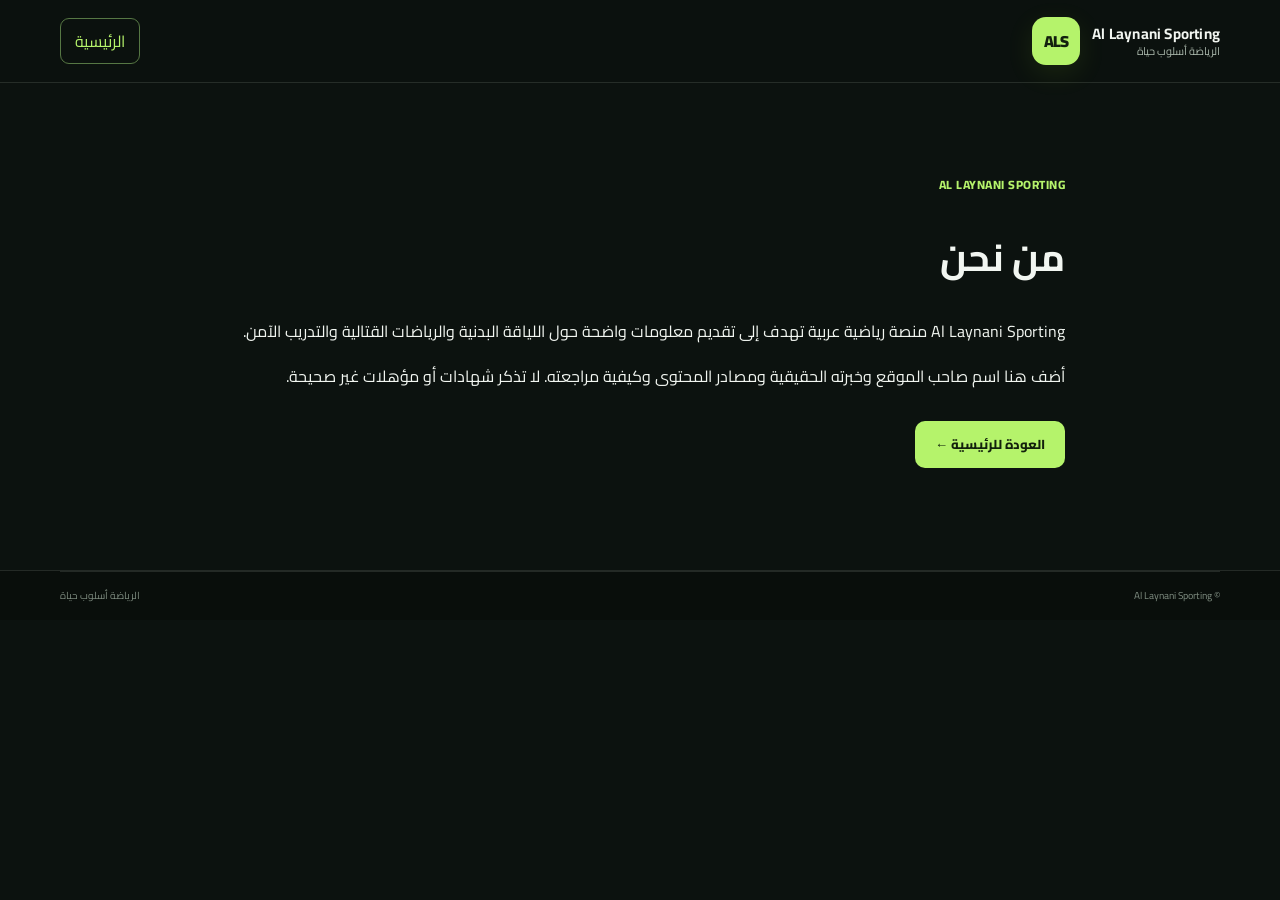
<file: about.html>
<!doctype html><html lang="ar" dir="rtl"><head><meta charset="utf-8"><meta name="viewport" content="width=device-width, initial-scale=1"><meta name="description" content="من نحن - Al Laynani Sporting"><title>من نحن | Al Laynani Sporting</title><link rel="stylesheet" href="styles.css"></head><body><header class="site-header"><div class="container header-inner"><a class="brand" href="index.html"><span class="brand-mark">ALS</span><span class="brand-copy"><strong>Al Laynani Sporting</strong><small>الرياضة أسلوب حياة</small></span></a><a class="nav-cta" href="index.html">الرئيسية</a></div></header><main class="section container" style="max-width:850px"><span class="eyebrow">AL LAYNANI SPORTING</span><h1 style="font-size:38px">من نحن</h1><p>Al Laynani Sporting منصة رياضية عربية تهدف إلى تقديم معلومات واضحة حول اللياقة البدنية والرياضات القتالية والتدريب الآمن.</p><p>أضف هنا اسم صاحب الموقع وخبرته الحقيقية ومصادر المحتوى وكيفية مراجعته. لا تذكر شهادات أو مؤهلات غير صحيحة.</p><p style="margin-top:30px"><a class="button button-primary" href="index.html">العودة للرئيسية ←</a></p></main><footer class="site-footer"><div class="container footer-bottom"><span>© Al Laynani Sporting</span><span>الرياضة أسلوب حياة</span></div></footer></body></html>
</file>
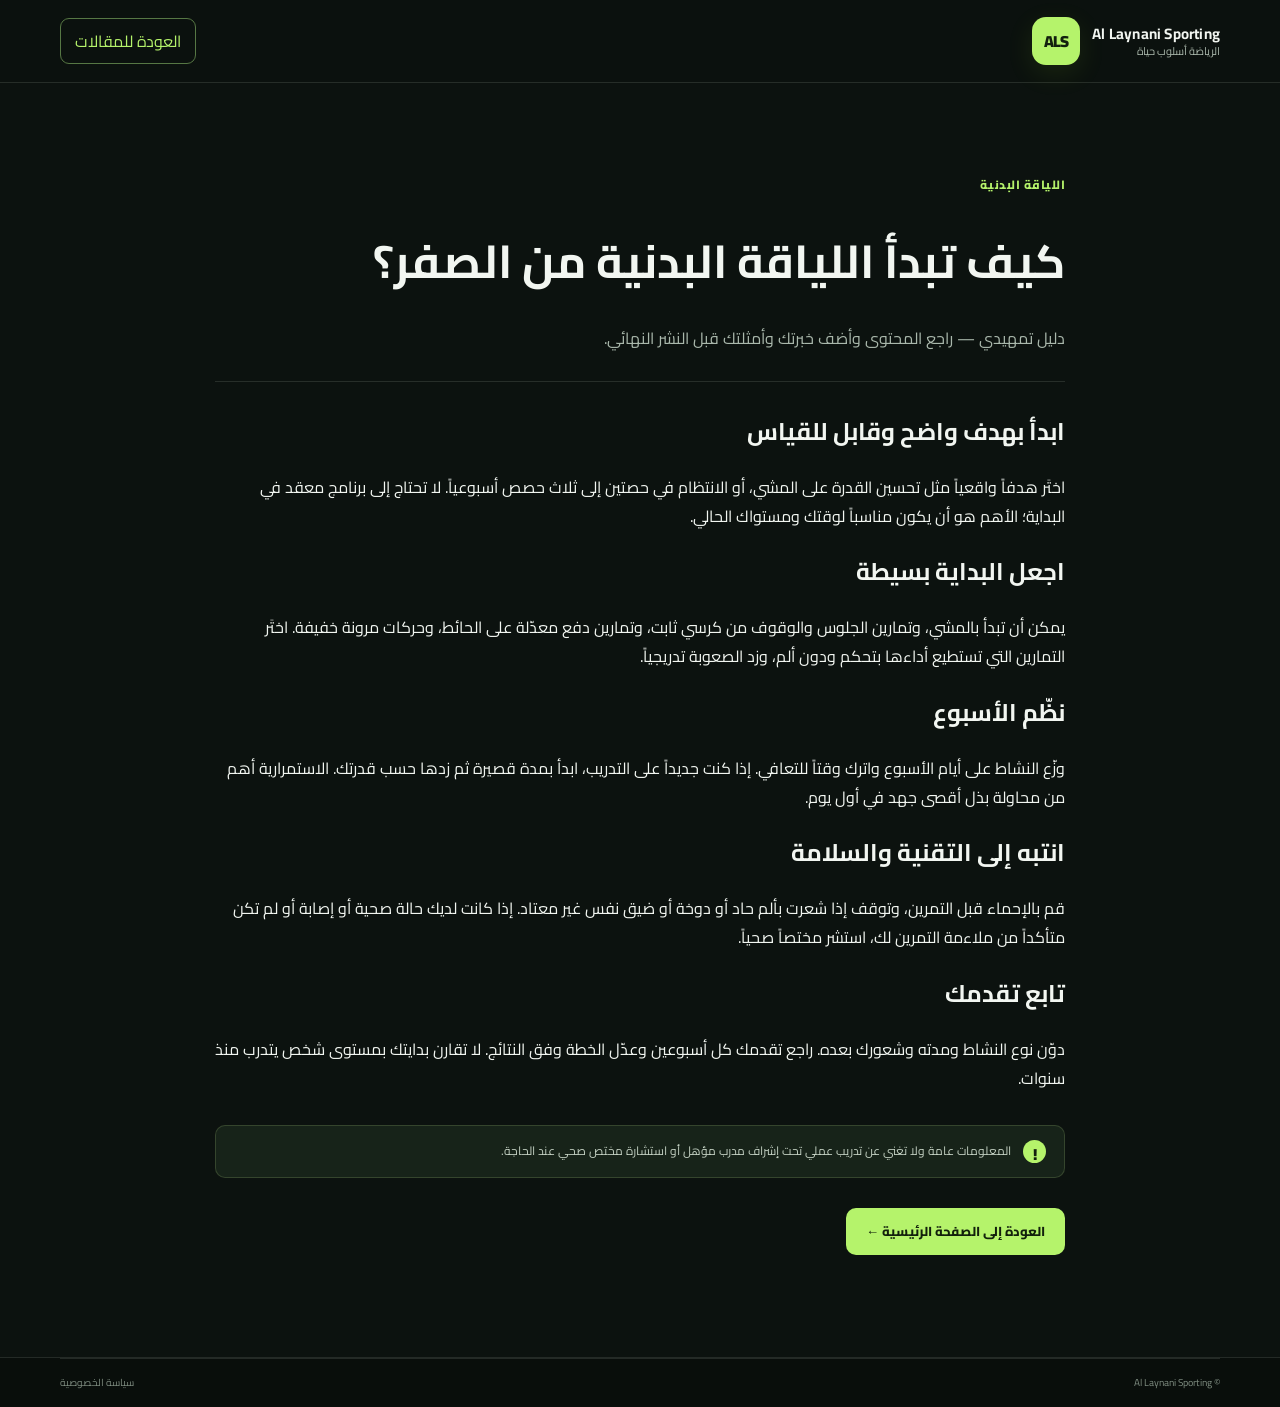
<file: beginner-fitness.html>
<!doctype html><html lang="ar" dir="rtl"><head><meta charset="utf-8"><meta name="viewport" content="width=device-width, initial-scale=1"><meta name="description" content="كيف تبدأ اللياقة البدنية من الصفر؟ - دليل تمهيدي من Al Laynani Sporting."><title>كيف تبدأ اللياقة البدنية من الصفر؟ | Al Laynani Sporting</title><link rel="stylesheet" href="../styles.css"></head><body><header class="site-header"><div class="container header-inner"><a class="brand" href="../index.html"><span class="brand-mark">ALS</span><span class="brand-copy"><strong>Al Laynani Sporting</strong><small>الرياضة أسلوب حياة</small></span></a><a class="nav-cta" href="../index.html#articles">العودة للمقالات</a></div></header><main class="section container" style="max-width:850px"><span class="eyebrow">اللياقة البدنية</span><h1 style="font-size:clamp(30px,5vw,46px);line-height:1.4">كيف تبدأ اللياقة البدنية من الصفر؟</h1><p style="color:#aab8ac">دليل تمهيدي — راجع المحتوى وأضف خبرتك وأمثلتك قبل النشر النهائي.</p><div style="height:1px;background:rgba(226,245,224,.12);margin:28px 0"></div><h2>ابدأ بهدف واضح وقابل للقياس</h2><p>اختَر هدفاً واقعياً مثل تحسين القدرة على المشي، أو الانتظام في حصتين إلى ثلاث حصص أسبوعياً. لا تحتاج إلى برنامج معقد في البداية؛ الأهم هو أن يكون مناسباً لوقتك ومستواك الحالي.</p>
<h2>اجعل البداية بسيطة</h2><p>يمكن أن تبدأ بالمشي، وتمارين الجلوس والوقوف من كرسي ثابت، وتمارين دفع معدّلة على الحائط، وحركات مرونة خفيفة. اختَر التمارين التي تستطيع أداءها بتحكم ودون ألم، وزد الصعوبة تدريجياً.</p>
<h2>نظّم الأسبوع</h2><p>وزّع النشاط على أيام الأسبوع واترك وقتاً للتعافي. إذا كنت جديداً على التدريب، ابدأ بمدة قصيرة ثم زدها حسب قدرتك. الاستمرارية أهم من محاولة بذل أقصى جهد في أول يوم.</p>
<h2>انتبه إلى التقنية والسلامة</h2><p>قم بالإحماء قبل التمرين، وتوقف إذا شعرت بألم حاد أو دوخة أو ضيق نفس غير معتاد. إذا كانت لديك حالة صحية أو إصابة أو لم تكن متأكداً من ملاءمة التمرين لك، استشر مختصاً صحياً.</p>
<h2>تابع تقدمك</h2><p>دوّن نوع النشاط ومدته وشعورك بعده. راجع تقدمك كل أسبوعين وعدّل الخطة وفق النتائج. لا تقارن بدايتك بمستوى شخص يتدرب منذ سنوات.</p><div class="notice" style="margin-top:32px"><span>!</span><p>المعلومات عامة ولا تغني عن تدريب عملي تحت إشراف مدرب مؤهل أو استشارة مختص صحي عند الحاجة.</p></div><p style="margin-top:30px"><a class="button button-primary" href="../index.html">العودة إلى الصفحة الرئيسية ←</a></p></main><footer class="site-footer"><div class="container footer-bottom"><span>© Al Laynani Sporting</span><a href="../privacy.html">سياسة الخصوصية</a></div></footer></body></html>
</file>
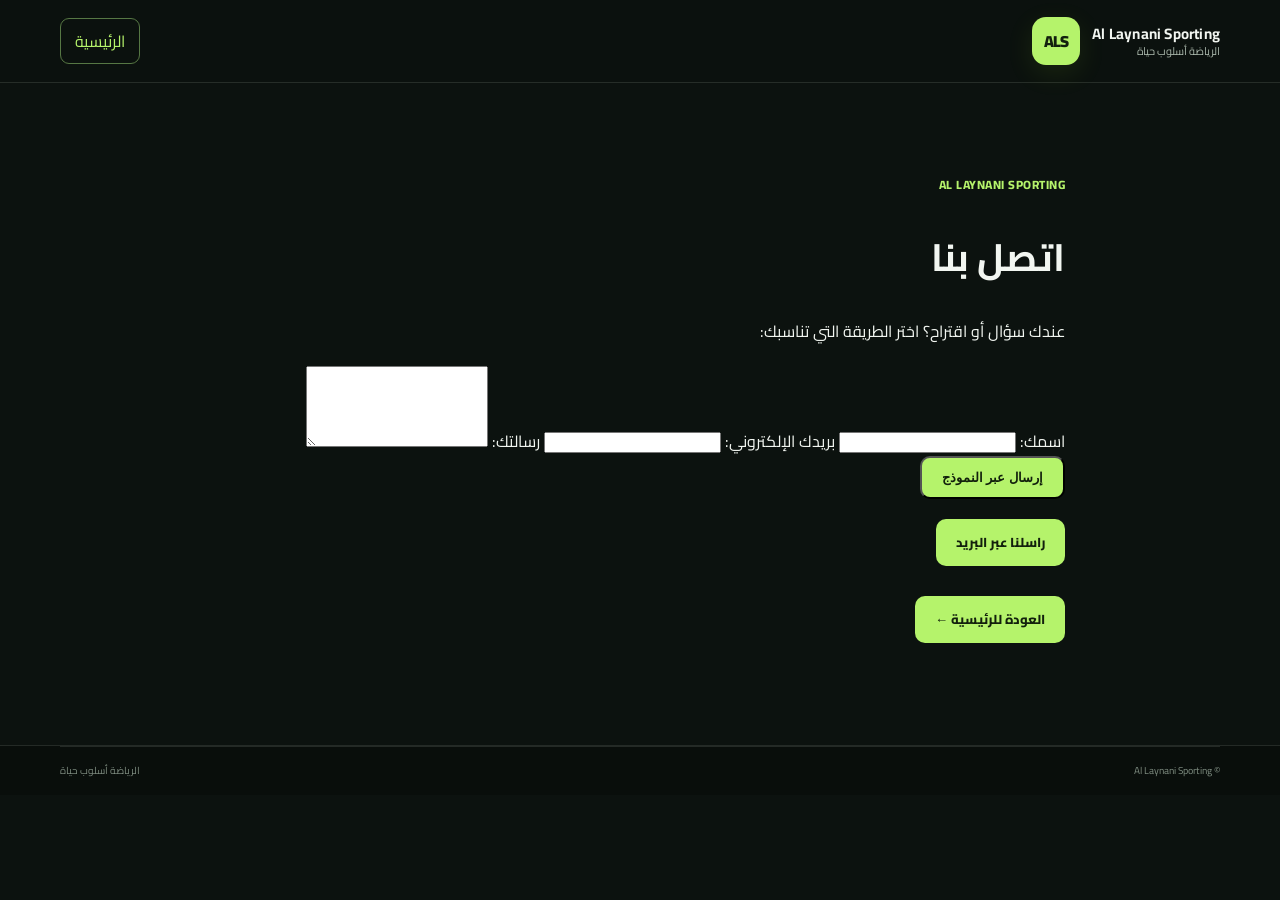
<file: contact.html>
<!doctype html>
<html lang="ar" dir="rtl">
<head>
  <meta charset="utf-8">
  <meta name="viewport" content="width=device-width, initial-scale=1">
  <meta name="description" content="اتصل بنا - Al Laynani Sporting">
  <title>اتصل بنا | Al Laynani Sporting</title>
  <link rel="stylesheet" href="styles.css">
</head>
<body>
  <header class="site-header">
    <div class="container header-inner">
      <a class="brand" href="index.html">
        <span class="brand-mark">ALS</span>
        <span class="brand-copy">
          <strong>Al Laynani Sporting</strong>
          <small>الرياضة أسلوب حياة</small>
        </span>
      </a>
      <a class="nav-cta" href="index.html">الرئيسية</a>
    </div>
  </header>

  <main class="section container" style="max-width:850px">
    <span class="eyebrow">AL LAYNANI SPORTING</span>
    <h1 style="font-size:38px">اتصل بنا</h1>
    <p>عندك سؤال أو اقتراح؟ اختر الطريقة التي تناسبك:</p>

    <!-- نموذج Formspree -->
    <form action="https://formspree.io/f/mbgdazdk" method="POST" style="margin-top:20px">
      <label>اسمك:</label>
      <input type="text" name="name" required>

      <label>بريدك الإلكتروني:</label>
      <input type="email" name="email" required>

      <label>رسالتك:</label>
      <textarea name="message" rows="5" required></textarea>

      <input type="hidden" name="_replyto" value="aalaynani@gmail.com">

      <div id="success-message" style="display:none; margin:15px 0; color:green; font-weight:bold;">
        شكراً، تم إرسال رسالتك بنجاح ✅
      </div>

      <button type="submit" class="button button-primary">إرسال عبر النموذج</button>
    </form>

    <!-- زر البريد المباشر -->
    <p style="margin-top:20px">
      <a href="mailto:aalaynani@gmail.com" class="button button-primary">راسلنا عبر البريد</a>
    </p>

    <p style="margin-top:30px">
      <a class="button button-primary" href="index.html">العودة للرئيسية ←</a>
    </p>
  </main>

  <footer class="site-footer">
    <div class="container footer-bottom">
      <span>© Al Laynani Sporting</span>
      <span>الرياضة أسلوب حياة</span>
    </div>
  </footer>

  <!-- سكربت لإظهار رسالة النجاح -->
  <script>
    const form = document.querySelector("form");
    const successMessage = document.getElementById("success-message");

    form.addEventListener("submit", async (e) => {
      e.preventDefault();
      const response = await fetch(form.action, {
        method: form.method,
        body: new FormData(form),
        headers: { 'Accept': 'application/json' }
      });
      if (response.ok) {
        successMessage.style.display = "block";
        form.reset();
      }
    });
  </script>
</body>
</html>
</file>
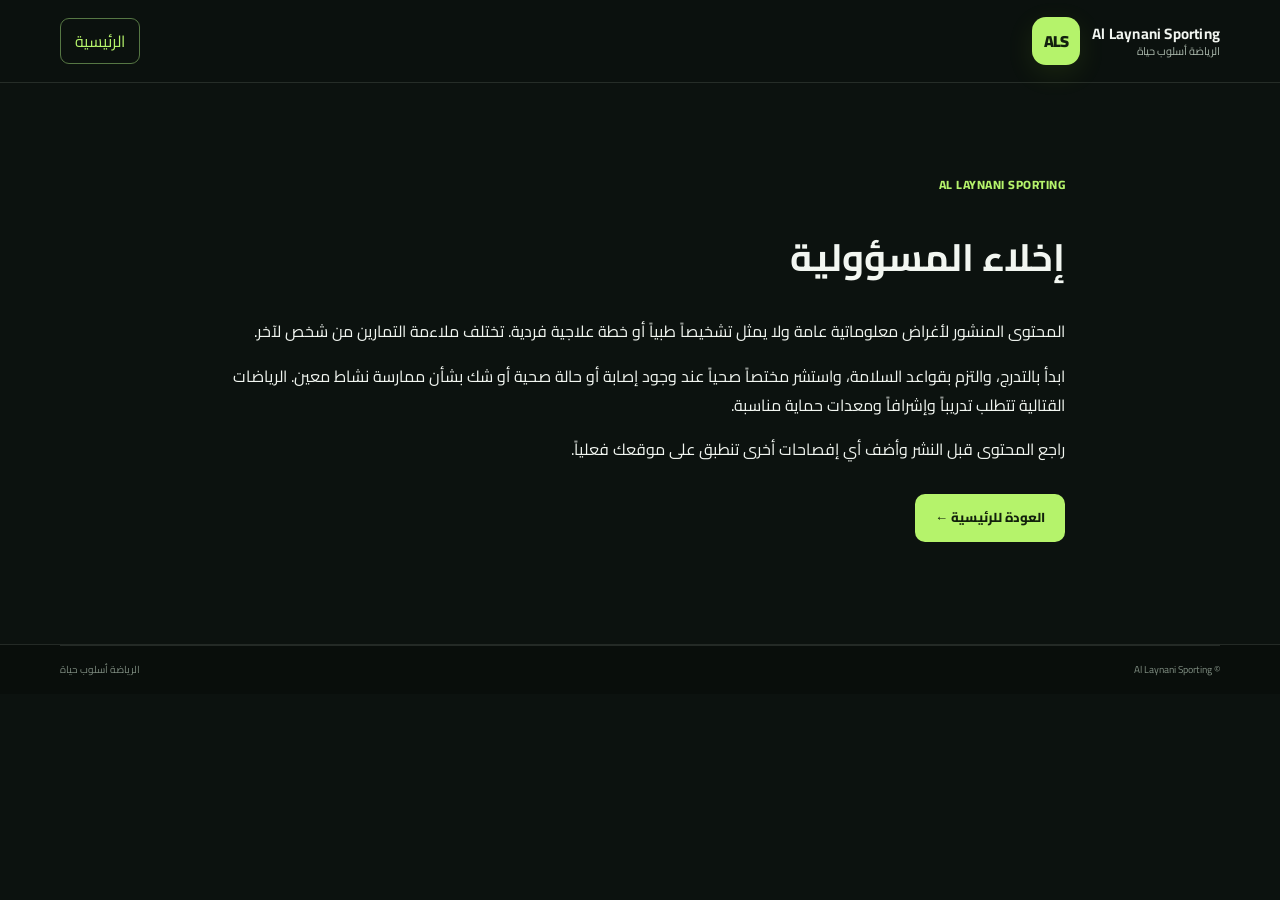
<file: disclaimer.html>
<!doctype html><html lang="ar" dir="rtl"><head><meta charset="utf-8"><meta name="viewport" content="width=device-width, initial-scale=1"><meta name="description" content="إخلاء المسؤولية - Al Laynani Sporting"><title>إخلاء المسؤولية | Al Laynani Sporting</title><link rel="stylesheet" href="styles.css"></head><body><header class="site-header"><div class="container header-inner"><a class="brand" href="index.html"><span class="brand-mark">ALS</span><span class="brand-copy"><strong>Al Laynani Sporting</strong><small>الرياضة أسلوب حياة</small></span></a><a class="nav-cta" href="index.html">الرئيسية</a></div></header><main class="section container" style="max-width:850px"><span class="eyebrow">AL LAYNANI SPORTING</span><h1 style="font-size:38px">إخلاء المسؤولية</h1><p>المحتوى المنشور لأغراض معلوماتية عامة ولا يمثل تشخيصاً طبياً أو خطة علاجية فردية. تختلف ملاءمة التمارين من شخص لآخر.</p><p>ابدأ بالتدرج، والتزم بقواعد السلامة، واستشر مختصاً صحياً عند وجود إصابة أو حالة صحية أو شك بشأن ممارسة نشاط معين. الرياضات القتالية تتطلب تدريباً وإشرافاً ومعدات حماية مناسبة.</p><p>راجع المحتوى قبل النشر وأضف أي إفصاحات أخرى تنطبق على موقعك فعلياً.</p><p style="margin-top:30px"><a class="button button-primary" href="index.html">العودة للرئيسية ←</a></p></main><footer class="site-footer"><div class="container footer-bottom"><span>© Al Laynani Sporting</span><span>الرياضة أسلوب حياة</span></div></footer></body></html>
</file>
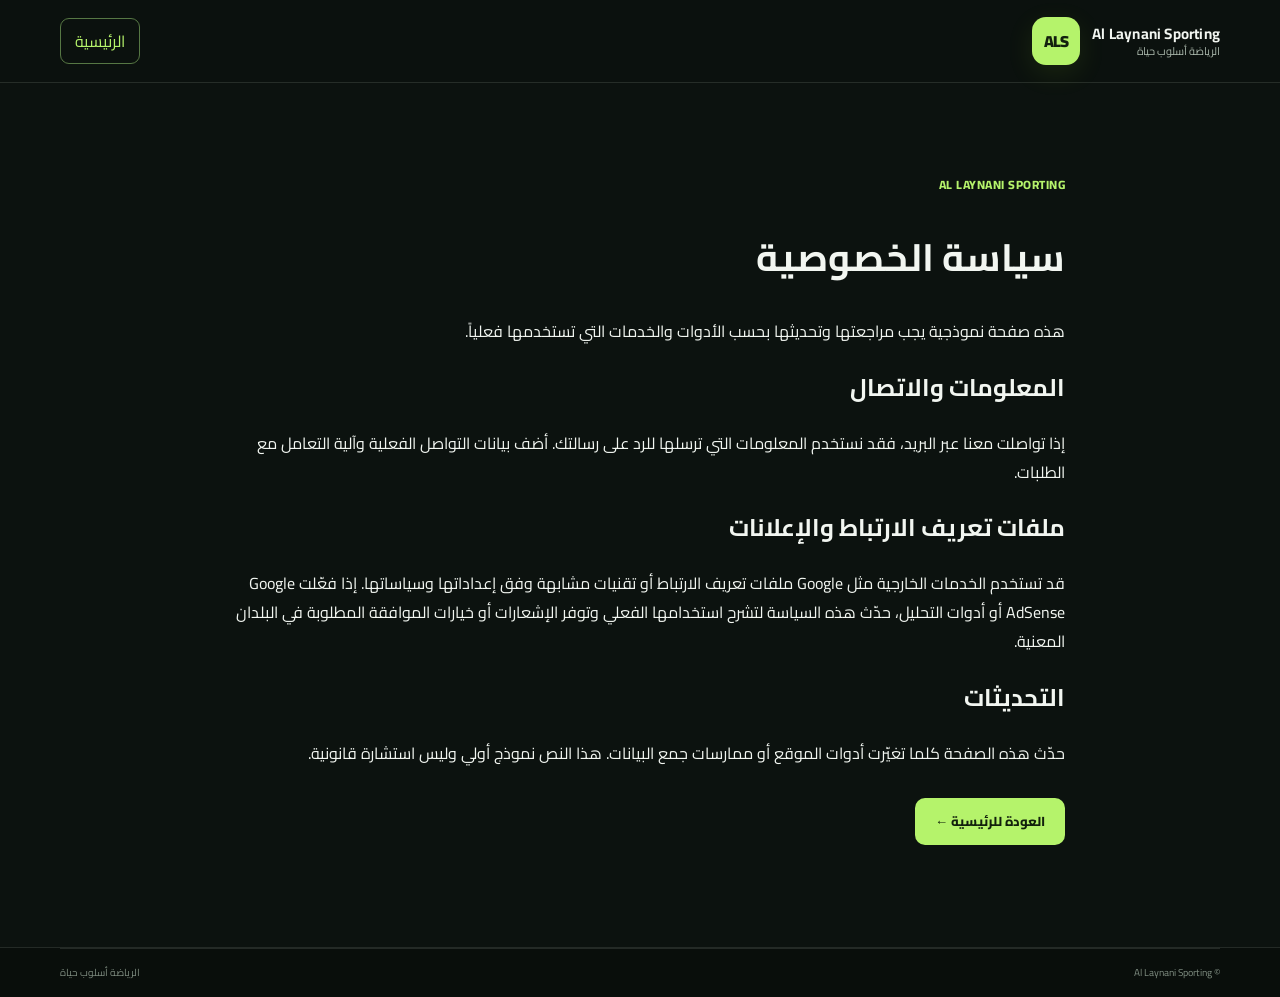
<file: privacy.html>
<!doctype html><html lang="ar" dir="rtl"><head><meta charset="utf-8"><meta name="viewport" content="width=device-width, initial-scale=1"><meta name="description" content="سياسة الخصوصية - Al Laynani Sporting"><title>سياسة الخصوصية | Al Laynani Sporting</title><link rel="stylesheet" href="styles.css"></head><body><header class="site-header"><div class="container header-inner"><a class="brand" href="index.html"><span class="brand-mark">ALS</span><span class="brand-copy"><strong>Al Laynani Sporting</strong><small>الرياضة أسلوب حياة</small></span></a><a class="nav-cta" href="index.html">الرئيسية</a></div></header><main class="section container" style="max-width:850px"><span class="eyebrow">AL LAYNANI SPORTING</span><h1 style="font-size:38px">سياسة الخصوصية</h1><p>هذه صفحة نموذجية يجب مراجعتها وتحديثها بحسب الأدوات والخدمات التي تستخدمها فعلياً.</p><h2>المعلومات والاتصال</h2><p>إذا تواصلت معنا عبر البريد، فقد نستخدم المعلومات التي ترسلها للرد على رسالتك. أضف بيانات التواصل الفعلية وآلية التعامل مع الطلبات.</p><h2>ملفات تعريف الارتباط والإعلانات</h2><p>قد تستخدم الخدمات الخارجية مثل Google ملفات تعريف الارتباط أو تقنيات مشابهة وفق إعداداتها وسياساتها. إذا فعّلت Google AdSense أو أدوات التحليل، حدّث هذه السياسة لتشرح استخدامها الفعلي وتوفر الإشعارات أو خيارات الموافقة المطلوبة في البلدان المعنية.</p><h2>التحديثات</h2><p>حدّث هذه الصفحة كلما تغيّرت أدوات الموقع أو ممارسات جمع البيانات. هذا النص نموذج أولي وليس استشارة قانونية.</p><p style="margin-top:30px"><a class="button button-primary" href="index.html">العودة للرئيسية ←</a></p></main><footer class="site-footer"><div class="container footer-bottom"><span>© Al Laynani Sporting</span><span>الرياضة أسلوب حياة</span></div></footer></body></html>
</file>
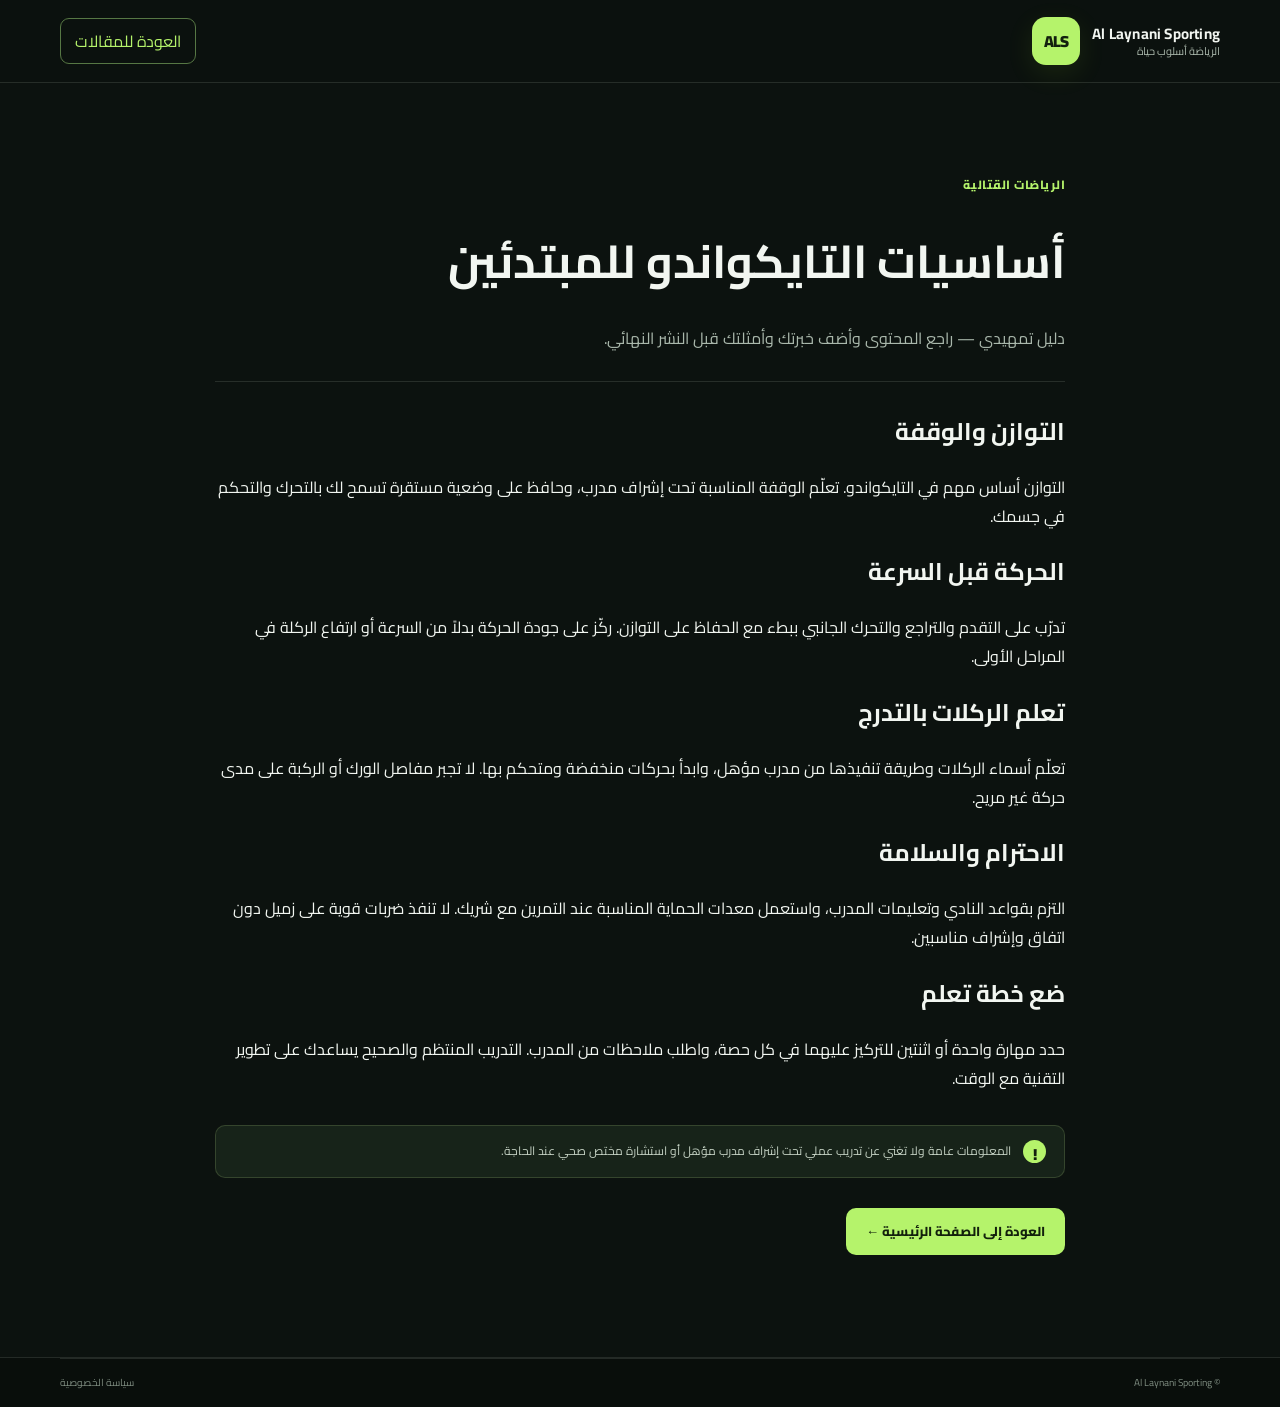
<file: taekwondo-basics.html>
<!doctype html><html lang="ar" dir="rtl"><head><meta charset="utf-8"><meta name="viewport" content="width=device-width, initial-scale=1"><meta name="description" content="أساسيات التايكواندو للمبتدئين - دليل تمهيدي من Al Laynani Sporting."><title>أساسيات التايكواندو للمبتدئين | Al Laynani Sporting</title><link rel="stylesheet" href="../styles.css"></head><body><header class="site-header"><div class="container header-inner"><a class="brand" href="../index.html"><span class="brand-mark">ALS</span><span class="brand-copy"><strong>Al Laynani Sporting</strong><small>الرياضة أسلوب حياة</small></span></a><a class="nav-cta" href="../index.html#articles">العودة للمقالات</a></div></header><main class="section container" style="max-width:850px"><span class="eyebrow">الرياضات القتالية</span><h1 style="font-size:clamp(30px,5vw,46px);line-height:1.4">أساسيات التايكواندو للمبتدئين</h1><p style="color:#aab8ac">دليل تمهيدي — راجع المحتوى وأضف خبرتك وأمثلتك قبل النشر النهائي.</p><div style="height:1px;background:rgba(226,245,224,.12);margin:28px 0"></div><h2>التوازن والوقفة</h2><p>التوازن أساس مهم في التايكواندو. تعلّم الوقفة المناسبة تحت إشراف مدرب، وحافظ على وضعية مستقرة تسمح لك بالتحرك والتحكم في جسمك.</p>
<h2>الحركة قبل السرعة</h2><p>تدرّب على التقدم والتراجع والتحرك الجانبي ببطء مع الحفاظ على التوازن. ركّز على جودة الحركة بدلاً من السرعة أو ارتفاع الركلة في المراحل الأولى.</p>
<h2>تعلم الركلات بالتدرج</h2><p>تعلّم أسماء الركلات وطريقة تنفيذها من مدرب مؤهل، وابدأ بحركات منخفضة ومتحكم بها. لا تجبر مفاصل الورك أو الركبة على مدى حركة غير مريح.</p>
<h2>الاحترام والسلامة</h2><p>التزم بقواعد النادي وتعليمات المدرب، واستعمل معدات الحماية المناسبة عند التمرين مع شريك. لا تنفذ ضربات قوية على زميل دون اتفاق وإشراف مناسبين.</p>
<h2>ضع خطة تعلم</h2><p>حدد مهارة واحدة أو اثنتين للتركيز عليهما في كل حصة، واطلب ملاحظات من المدرب. التدريب المنتظم والصحيح يساعدك على تطوير التقنية مع الوقت.</p><div class="notice" style="margin-top:32px"><span>!</span><p>المعلومات عامة ولا تغني عن تدريب عملي تحت إشراف مدرب مؤهل أو استشارة مختص صحي عند الحاجة.</p></div><p style="margin-top:30px"><a class="button button-primary" href="../index.html">العودة إلى الصفحة الرئيسية ←</a></p></main><footer class="site-footer"><div class="container footer-bottom"><span>© Al Laynani Sporting</span><a href="../privacy.html">سياسة الخصوصية</a></div></footer></body></html>
</file>
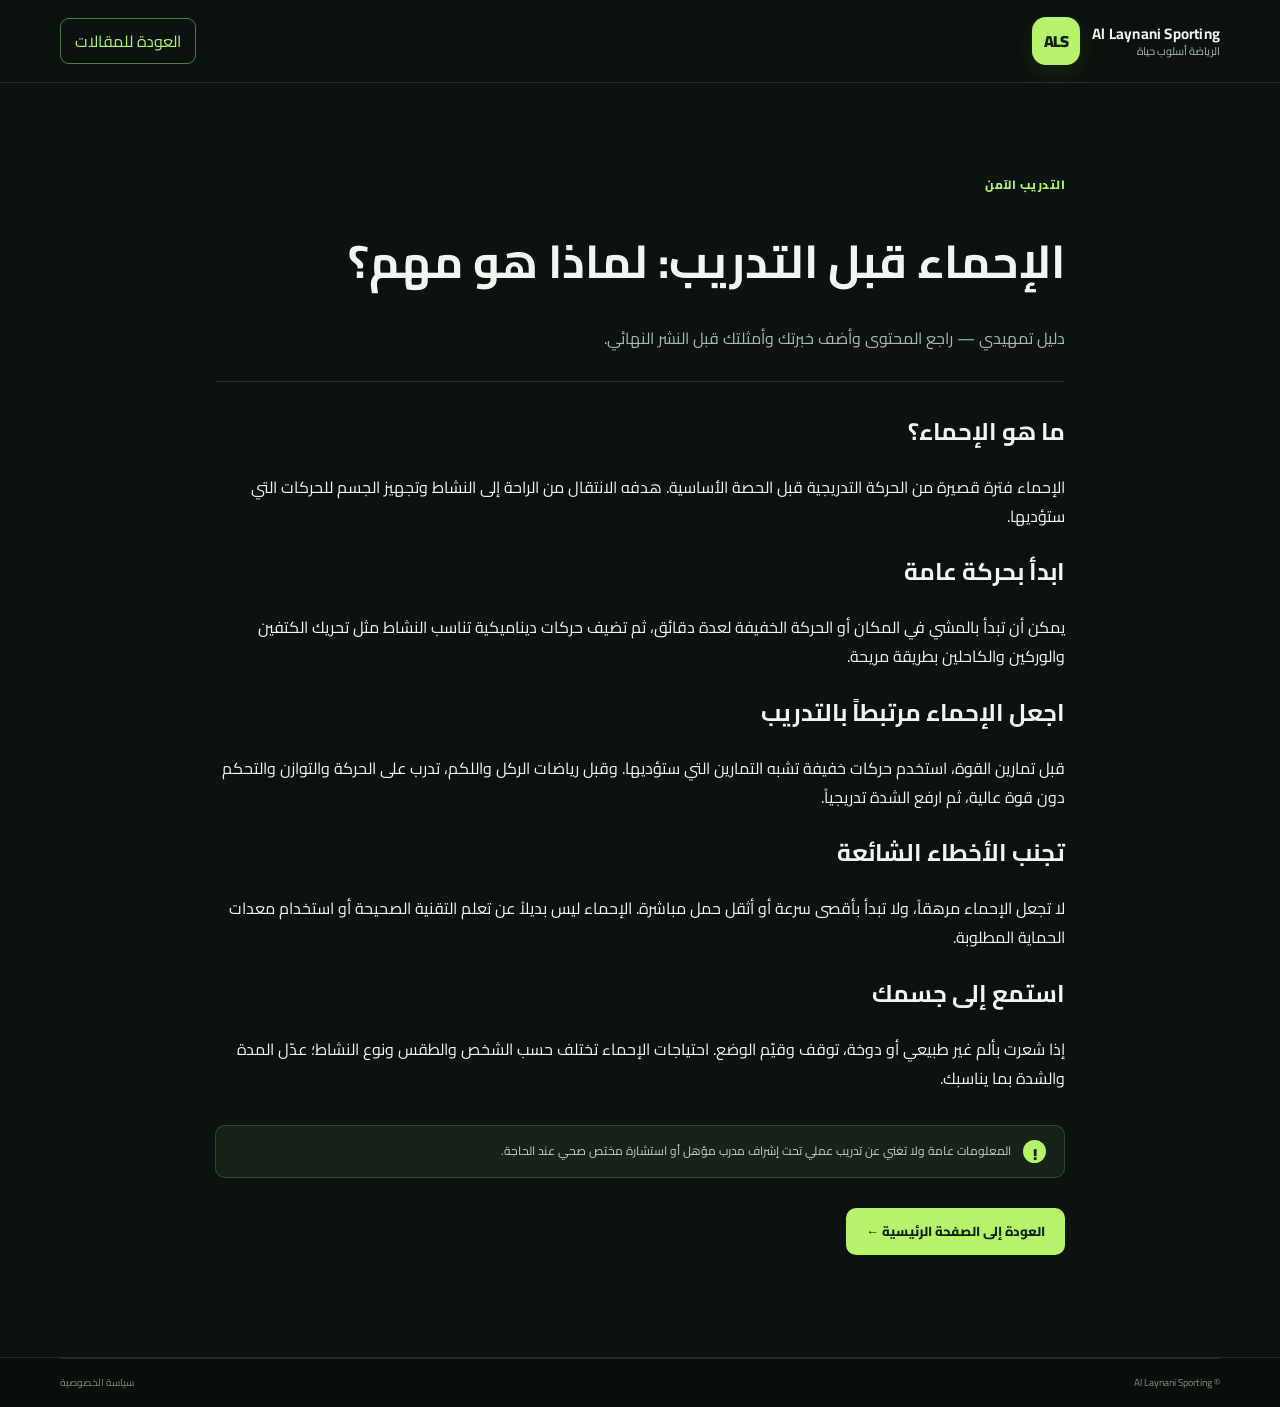
<file: warm-up.html>
<!doctype html><html lang="ar" dir="rtl"><head><meta charset="utf-8"><meta name="viewport" content="width=device-width, initial-scale=1"><meta name="description" content="الإحماء قبل التدريب: لماذا هو مهم؟ - دليل تمهيدي من Al Laynani Sporting."><title>الإحماء قبل التدريب: لماذا هو مهم؟ | Al Laynani Sporting</title><link rel="stylesheet" href="../styles.css"></head><body><header class="site-header"><div class="container header-inner"><a class="brand" href="../index.html"><span class="brand-mark">ALS</span><span class="brand-copy"><strong>Al Laynani Sporting</strong><small>الرياضة أسلوب حياة</small></span></a><a class="nav-cta" href="../index.html#articles">العودة للمقالات</a></div></header><main class="section container" style="max-width:850px"><span class="eyebrow">التدريب الآمن</span><h1 style="font-size:clamp(30px,5vw,46px);line-height:1.4">الإحماء قبل التدريب: لماذا هو مهم؟</h1><p style="color:#aab8ac">دليل تمهيدي — راجع المحتوى وأضف خبرتك وأمثلتك قبل النشر النهائي.</p><div style="height:1px;background:rgba(226,245,224,.12);margin:28px 0"></div><h2>ما هو الإحماء؟</h2><p>الإحماء فترة قصيرة من الحركة التدريجية قبل الحصة الأساسية. هدفه الانتقال من الراحة إلى النشاط وتجهيز الجسم للحركات التي ستؤديها.</p>
<h2>ابدأ بحركة عامة</h2><p>يمكن أن تبدأ بالمشي في المكان أو الحركة الخفيفة لعدة دقائق، ثم تضيف حركات ديناميكية تناسب النشاط مثل تحريك الكتفين والوركين والكاحلين بطريقة مريحة.</p>
<h2>اجعل الإحماء مرتبطاً بالتدريب</h2><p>قبل تمارين القوة، استخدم حركات خفيفة تشبه التمارين التي ستؤديها. وقبل رياضات الركل واللكم، تدرب على الحركة والتوازن والتحكم دون قوة عالية، ثم ارفع الشدة تدريجياً.</p>
<h2>تجنب الأخطاء الشائعة</h2><p>لا تجعل الإحماء مرهقاً، ولا تبدأ بأقصى سرعة أو أثقل حمل مباشرة. الإحماء ليس بديلاً عن تعلم التقنية الصحيحة أو استخدام معدات الحماية المطلوبة.</p>
<h2>استمع إلى جسمك</h2><p>إذا شعرت بألم غير طبيعي أو دوخة، توقف وقيّم الوضع. احتياجات الإحماء تختلف حسب الشخص والطقس ونوع النشاط؛ عدّل المدة والشدة بما يناسبك.</p><div class="notice" style="margin-top:32px"><span>!</span><p>المعلومات عامة ولا تغني عن تدريب عملي تحت إشراف مدرب مؤهل أو استشارة مختص صحي عند الحاجة.</p></div><p style="margin-top:30px"><a class="button button-primary" href="../index.html">العودة إلى الصفحة الرئيسية ←</a></p></main><footer class="site-footer"><div class="container footer-bottom"><span>© Al Laynani Sporting</span><a href="../privacy.html">سياسة الخصوصية</a></div></footer></body></html>
</file>
<file: styles.css>
@import url('https://fonts.googleapis.com/css2?family=Cairo:wght@400;500;600;700;800;900&display=swap');
:root{--bg:#0c120f;--panel:#121b16;--panel2:#17231b;--text:#f2f6f1;--muted:#aab8ac;--green:#b5f36b;--green2:#80c93e;--line:rgba(226,245,224,.12);--max:1160px}
*{box-sizing:border-box}html{scroll-behavior:smooth;scroll-padding-top:90px}body{margin:0;background:var(--bg);color:var(--text);font-family:"Cairo",Tahoma,Arial,sans-serif;line-height:1.8}a{color:inherit;text-decoration:none}.container{width:min(var(--max),calc(100% - 40px));margin-inline:auto}.skip-link{position:absolute;top:-60px;right:16px;background:var(--green);color:#111;padding:8px 12px;z-index:99}.skip-link:focus{top:8px}
.site-header{position:sticky;top:0;z-index:20;background:rgba(12,18,15,.92);backdrop-filter:blur(14px);border-bottom:1px solid var(--line)}.header-inner{display:flex;align-items:center;justify-content:space-between;min-height:82px;gap:24px}.brand{display:flex;align-items:center;gap:12px;direction:ltr;text-align:left}.brand-mark{width:48px;height:48px;display:grid;place-items:center;background:var(--green);color:#13200e;font-weight:900;font-size:16px;border-radius:14px;letter-spacing:-1px;box-shadow:0 8px 28px #b5f32618}.brand-copy{display:flex;flex-direction:column;line-height:1.4}.brand-copy strong{font-size:15px;letter-spacing:.2px}.brand-copy small{font-family:"Cairo",sans-serif;color:var(--muted);font-size:11px;direction:rtl;text-align:right}.main-nav{display:flex;align-items:center;gap:24px;font-size:13px;color:#d1dacf}.main-nav a:hover,.footer-links a:hover{color:var(--green)}.nav-cta{border:1px solid #567744;border-radius:9px;padding:8px 14px;color:var(--green)}.menu-toggle{display:none;background:transparent;color:var(--text);border:1px solid var(--line);padding:8px 12px;border-radius:8px;font:inherit}
.hero{position:relative;overflow:hidden;background:radial-gradient(ellipse at 18% 35%,#203c24 0,transparent 35%),linear-gradient(120deg,#0d1510,#101a13 55%,#0c120f);border-bottom:1px solid var(--line)}.hero-grid{min-height:540px;display:grid;grid-template-columns:1.05fr .95fr;align-items:center;gap:40px;padding-block:68px}.hero-copy{max-width:580px}.eyebrow{color:var(--green);font-size:12px;font-weight:800;letter-spacing:.5px;display:inline-flex;align-items:center;gap:9px}.pulse{width:7px;height:7px;border-radius:50%;background:var(--green);box-shadow:0 0 0 5px #b5f32618}.hero h1{font-size:clamp(42px,5.3vw,70px);line-height:1.22;margin:20px 0 18px;font-weight:900;letter-spacing:-1.6px}.hero h1 span{color:var(--green)}.hero-copy>p{color:#bdc9bf;max-width:500px;font-size:16px;margin:0 0 28px}.hero-actions{display:flex;flex-wrap:wrap;gap:12px}.button{display:inline-flex;align-items:center;justify-content:center;gap:14px;padding:12px 20px;border-radius:10px;font-size:13px;font-weight:800;transition:transform .2s,background .2s}.button:hover{transform:translateY(-2px)}.button-primary{background:var(--green);color:#12200c}.button-primary:hover{background:#c6ff84}.button-ghost{border:1px solid #657568;color:#e8eee7}.hero-stats{display:flex;gap:30px;margin-top:44px;padding-top:24px;border-top:1px solid var(--line)}.hero-stats div{display:flex;flex-direction:column}.hero-stats strong{font-size:14px}.hero-stats small{color:var(--muted);font-size:11px}
.hero-art{height:380px;position:relative;isolation:isolate}.hero-art:before{content:"";position:absolute;inset:10% 10% 8% 7%;background:linear-gradient(145deg,#b5f36b,#487f31 42%,#14251a 43%,#0b120d);clip-path:polygon(50% 0,95% 23%,87% 78%,48% 100%,10% 72%,3% 27%);opacity:.9}.hero-art:after{content:"";position:absolute;inset:19% 19% 17% 16%;border:1px solid #e4ffd65c;clip-path:polygon(50% 0,95% 23%,87% 78%,48% 100%,10% 72%,3% 27%)}.art-ring{position:absolute;border:1px solid #b5f36b5c;border-radius:50%;z-index:-1}.ring-one{width:390px;height:390px;top:-2%;left:2%}.ring-two{width:310px;height:310px;top:9%;left:13%}.art-glow{position:absolute;width:220px;height:220px;border-radius:50%;background:#b5f36b33;filter:blur(55px);top:22%;left:28%}.art-card{position:absolute;top:24%;right:7%;z-index:2;background:#0d1711e8;border:1px solid #d8ffbf40;padding:20px 23px;border-radius:12px;box-shadow:0 22px 55px #0005;transform:rotate(-5deg)}.art-number{display:block;color:var(--green);font-size:12px;margin-bottom:20px}.art-label{font:12px/1.7 Arial,sans-serif;letter-spacing:2px;color:#d7e7d4}.art-label b{color:var(--green)}.art-caption{position:absolute;bottom:9%;left:2%;display:flex;gap:10px;align-items:center;font:10px/1.7 Arial,sans-serif;letter-spacing:2px;color:#d7e7d4}.caption-line{width:36px;height:2px;background:var(--green)}.art-orb{position:absolute;left:32%;top:31%;width:100px;height:100px;border-radius:50%;background:linear-gradient(135deg,#d5ffad,#598a37);box-shadow:inset -18px -18px 25px #19321c,0 0 60px #b5f36b44;z-index:1}
.trust-strip{border-bottom:1px solid var(--line);background:#0f1711}.trust-inner{display:flex;justify-content:space-between;gap:18px;padding-block:17px;color:#b9c7b9;font-size:12px;flex-wrap:wrap}.trust-inner span:first-child{color:var(--green)}
.section{padding-block:86px}.section-heading{display:flex;align-items:end;justify-content:space-between;gap:28px;margin-bottom:34px}.section-heading h2,.about-inner h2,.contact-box h2{font-size:clamp(27px,3vw,38px);line-height:1.35;margin:8px 0 0;font-weight:900}.section-heading>p{color:var(--muted);max-width:440px;font-size:13px;margin:0}.category-grid{display:grid;grid-template-columns:repeat(3,1fr);gap:18px}.category-card{min-height:255px;position:relative;padding:26px;border:1px solid var(--line);border-radius:16px;overflow:hidden;background:linear-gradient(145deg,#18241a,#101812);transition:transform .2s,border-color .2s}.category-card:hover{transform:translateY(-5px);border-color:#7eae5c}.category-card:after{content:"";position:absolute;width:170px;height:170px;border:1px solid #b5f36b27;border-radius:50%;left:-45px;top:-50px;box-shadow:0 0 0 18px #b5f36b08,0 0 0 38px #b5f36b05}.category-icon{width:38px;height:38px;display:grid;place-items:center;border:1px solid #b5f36b62;color:var(--green);border-radius:10px;font-size:20px}.category-kicker{display:block;margin-top:18px;font:10px Arial,sans-serif;letter-spacing:2px;color:#9dbb8e}.category-card h3{font-size:21px;margin:4px 0}.category-card p{font-size:12px;color:var(--muted);max-width:280px;margin:0 0 18px}.card-link{font-size:12px;font-weight:800;color:var(--green);display:flex;gap:12px;align-items:center}.category-taekwondo{background:linear-gradient(145deg,#1b2b1e,#111913)}.category-kick{background:linear-gradient(145deg,#20291c,#101711)}
.articles-section{background:#101812;border-block:1px solid var(--line)}.article-grid{display:grid;grid-template-columns:repeat(3,1fr);gap:18px}.article-card{background:#141e17;border:1px solid var(--line);border-radius:15px;overflow:hidden;transition:transform .2s}.article-card:hover{transform:translateY(-4px)}.article-art{height:175px;position:relative;display:flex;flex-direction:column;justify-content:space-between;padding:18px;overflow:hidden;color:#eff8e8}.article-art:before,.article-art:after{content:"";position:absolute;border:1px solid #e3ffcf57;border-radius:50%}.article-art:before{width:210px;height:210px;top:-65px;left:-20px}.article-art:after{width:140px;height:140px;top:-30px;left:15px}.article-art span{font-size:12px;color:var(--green);z-index:1}.article-art b{font:800 17px/1.2 Arial,sans-serif;letter-spacing:2px;z-index:1}.art-a{background:radial-gradient(circle at 70% 30%,#527a37,#233c25 45%,#142018)}.art-b{background:radial-gradient(circle at 70% 30%,#6a8240,#293d27 45%,#142018)}.art-c{background:radial-gradient(circle at 70% 30%,#6c763d,#35402a 45%,#142018)}.article-body{padding:20px}.article-meta{display:flex;justify-content:space-between;gap:10px;font-size:10px;color:#a8bb9e}.article-meta span:first-child{color:var(--green)}.article-body h3{font-size:17px;line-height:1.6;margin:10px 0}.article-body h3 a:hover{color:var(--green)}.article-body p{color:var(--muted);font-size:12px;min-height:62px;margin:0 0 15px}.read-more{display:flex;justify-content:space-between;color:var(--green);font-size:12px;font-weight:800}.notice{margin-top:22px;padding:14px 18px;display:flex;gap:12px;align-items:flex-start;border:1px solid #9ebd7138;background:#172319;border-radius:10px}.notice>span{display:grid;place-items:center;min-width:23px;height:23px;border-radius:50%;background:#b5f36b;color:#13200e;font-weight:900}.notice p{font-size:12px;color:#c3d0c2;margin:0}.notice strong{color:#e8f6e1}
.feature-section{padding-block:80px}.feature-panel{display:grid;grid-template-columns:.8fr 1.2fr;gap:48px;align-items:center;background:linear-gradient(120deg,#17251a,#101812);border:1px solid var(--line);border-radius:20px;padding:38px}.feature-visual{min-height:270px;display:grid;place-items:center;background:radial-gradient(circle,#3c5b2b,#17261a 62%,transparent 63%);position:relative}.feature-visual:before,.feature-visual:after{content:"";position:absolute;border:1px solid #b5f36b55;border-radius:50%;width:220px;height:220px}.feature-visual:after{width:270px;height:270px;border-style:dashed}.feature-circle{width:145px;height:145px;border-radius:50%;display:flex;align-items:center;justify-content:center;flex-direction:column;background:linear-gradient(135deg,#caff94,#5b9239);color:#17230f;font-size:28px;font-weight:900;box-shadow:0 0 65px #b5f36b38;z-index:1}.feature-circle span{font:10px Arial,sans-serif;letter-spacing:2px}.feature-copy h2{font-size:clamp(25px,3vw,36px);line-height:1.45;margin:12px 0}.feature-copy p{font-size:13px;color:var(--muted);margin:0 0 22px}
.about-section{background:#111a14;border-block:1px solid var(--line)}.about-inner{display:grid;grid-template-columns:.75fr 1.25fr;gap:70px}.about-inner p{font-size:14px;color:#d1dbd0;margin:0 0 12px}.about-inner .muted{font-size:12px;color:var(--muted)}.contact-section{padding-block:66px}.contact-box{display:flex;align-items:center;justify-content:space-between;gap:25px;padding:32px 36px;border:1px solid #739d553d;border-radius:16px;background:linear-gradient(110deg,#1a2a1c,#111a14)}.contact-box p{font-size:12px;color:var(--muted);margin-bottom:0}.site-footer{background:#090e0b;border-top:1px solid var(--line)}.footer-top{display:flex;align-items:center;justify-content:space-between;gap:25px;padding-block:30px}.footer-links{display:flex;flex-wrap:wrap;gap:22px;font-size:11px;color:#aab8ac}.footer-bottom{border-top:1px solid var(--line);padding-block:15px;display:flex;justify-content:space-between;color:#7e8c80;font-size:10px}
@media(max-width:900px){.main-nav{gap:13px;font-size:11px}.hero-grid{gap:15px}.hero-art{transform:scale(.9)}.feature-panel{gap:25px;padding:25px}.section{padding-block:65px}}
@media(max-width:700px){.container{width:min(100% - 30px,var(--max))}.header-inner{min-height:70px}.brand-mark{width:42px;height:42px}.brand-copy strong{font-size:13px}.menu-toggle{display:block;font-size:12px}.main-nav{display:none;position:absolute;top:70px;right:0;left:0;padding:18px 22px;background:#101812;border-bottom:1px solid var(--line);flex-direction:column;align-items:stretch;gap:5px}.main-nav.open{display:flex}.main-nav a{padding:9px 5px;font-size:13px}.nav-cta{text-align:center}.hero-grid{grid-template-columns:1fr;padding-block:52px 30px;gap:0}.hero-copy{position:relative;z-index:2}.hero h1{font-size:45px}.hero-copy>p{font-size:14px}.hero-stats{margin-top:30px;gap:22px}.hero-art{height:250px;max-width:390px;width:100%;margin:10px auto 0;transform:none}.ring-one{width:270px;height:270px;left:10%}.ring-two{width:220px;height:220px;left:20%}.art-orb{width:75px;height:75px;left:39%;top:32%}.art-card{right:8%;top:22%;padding:13px 17px}.art-number{margin-bottom:10px}.art-caption{bottom:4%;left:8%}.trust-inner{justify-content:flex-start;gap:10px 20px;font-size:10px}.section{padding-block:54px}.section-heading{display:block}.section-heading>p{margin-top:12px}.category-grid,.article-grid{grid-template-columns:1fr}.category-card{min-height:220px}.article-art{height:160px}.article-body p{min-height:0}.feature-panel{grid-template-columns:1fr;padding:20px;gap:20px}.feature-visual{min-height:220px}.feature-circle{width:125px;height:125px}.feature-copy h2{font-size:27px}.about-inner{grid-template-columns:1fr;gap:16px}.contact-box{align-items:flex-start;flex-direction:column;padding:25px 20px}.footer-top{align-items:flex-start;flex-direction:column}.footer-links{gap:10px 18px}.footer-bottom{gap:10px;flex-wrap:wrap}}
@media(prefers-reduced-motion:reduce){html{scroll-behavior:auto}*,*:before,*:after{transition:none!important}}
</file>
